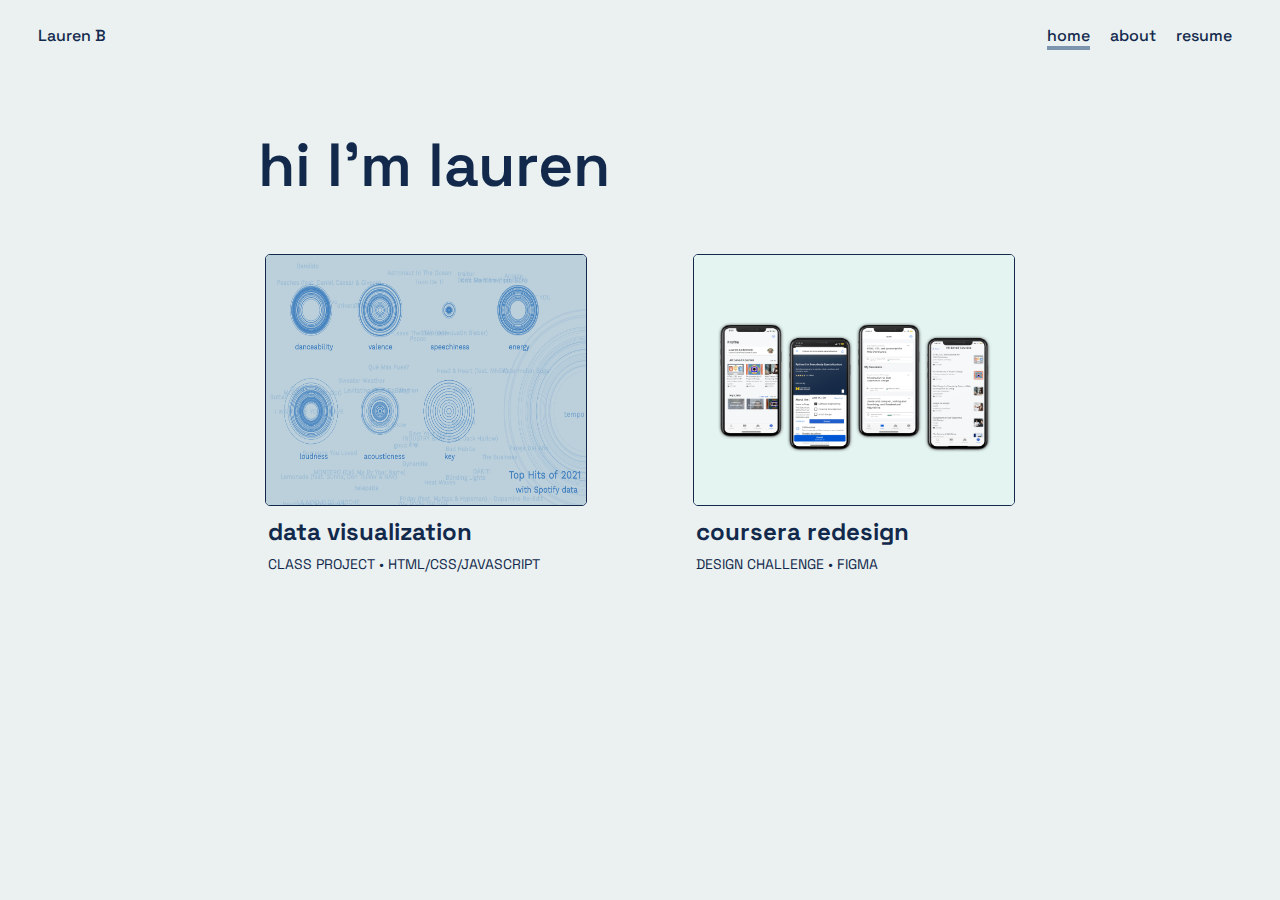
<file: index.html>
<!DOCTYPE html>
<html>
    <head>
        <meta charset="utf-8">
        <title>Lauren's Portfolio</title>
        <meta name="description" content="">
        <meta name="viewport" content="width=device-width, initial-scale=1">
        <link rel="stylesheet" href="style.css">
        <link rel="preconnect" href="https://fonts.googleapis.com">
<link rel="preconnect" href="https://fonts.gstatic.com" crossorigin>
<link href="https://fonts.googleapis.com/css2?family=Space+Grotesk:wght@300;400;500;600;700&display=swap" rel="stylesheet">

    </head>
    <body>
        <nav>
            <div class="nav-container">
                <div class="logo">
                    <a href="index.html">Lauren B</a>
                </div>
                <div class="nav-links">
                    <ul>
                        <li><a class="active" aria-current="page" href="index.html">home</a></li>
                        <li><a href="about.html">about</a></li>
                        <li><a href="https://drive.google.com/file/d/1pgiWrRpCwjQh5kQ0mdJ6p_UlR_WlyfGT/view" target="_blank">resume</a></li>
                    </ul>
                </div>
            </div>
        </nav>
       <main>
        <h1 class="home-header"> hi I'm lauren </h1>
        <div class="projects-div">
            
            <div class="project">
                <a href="project1.html" aria-label="Link to project 1 data visualization page"><img src="dataviz.png" alt="Image of project 1 data visualization"> </a>
                <h2> data visualization</h2>
                <p>CLASS PROJECT • HTML/CSS/JAVASCRIPT</p>
            </div>
            <div class="project">
                <img src="project22.png" alt="Image of project 2 Coursera Redesign"> 
                <h2> coursera redesign</h2>
                <p>DESIGN CHALLENGE • FIGMA</p>
            </div>

        </div>
       </main>
    </body>
</html>
</file>
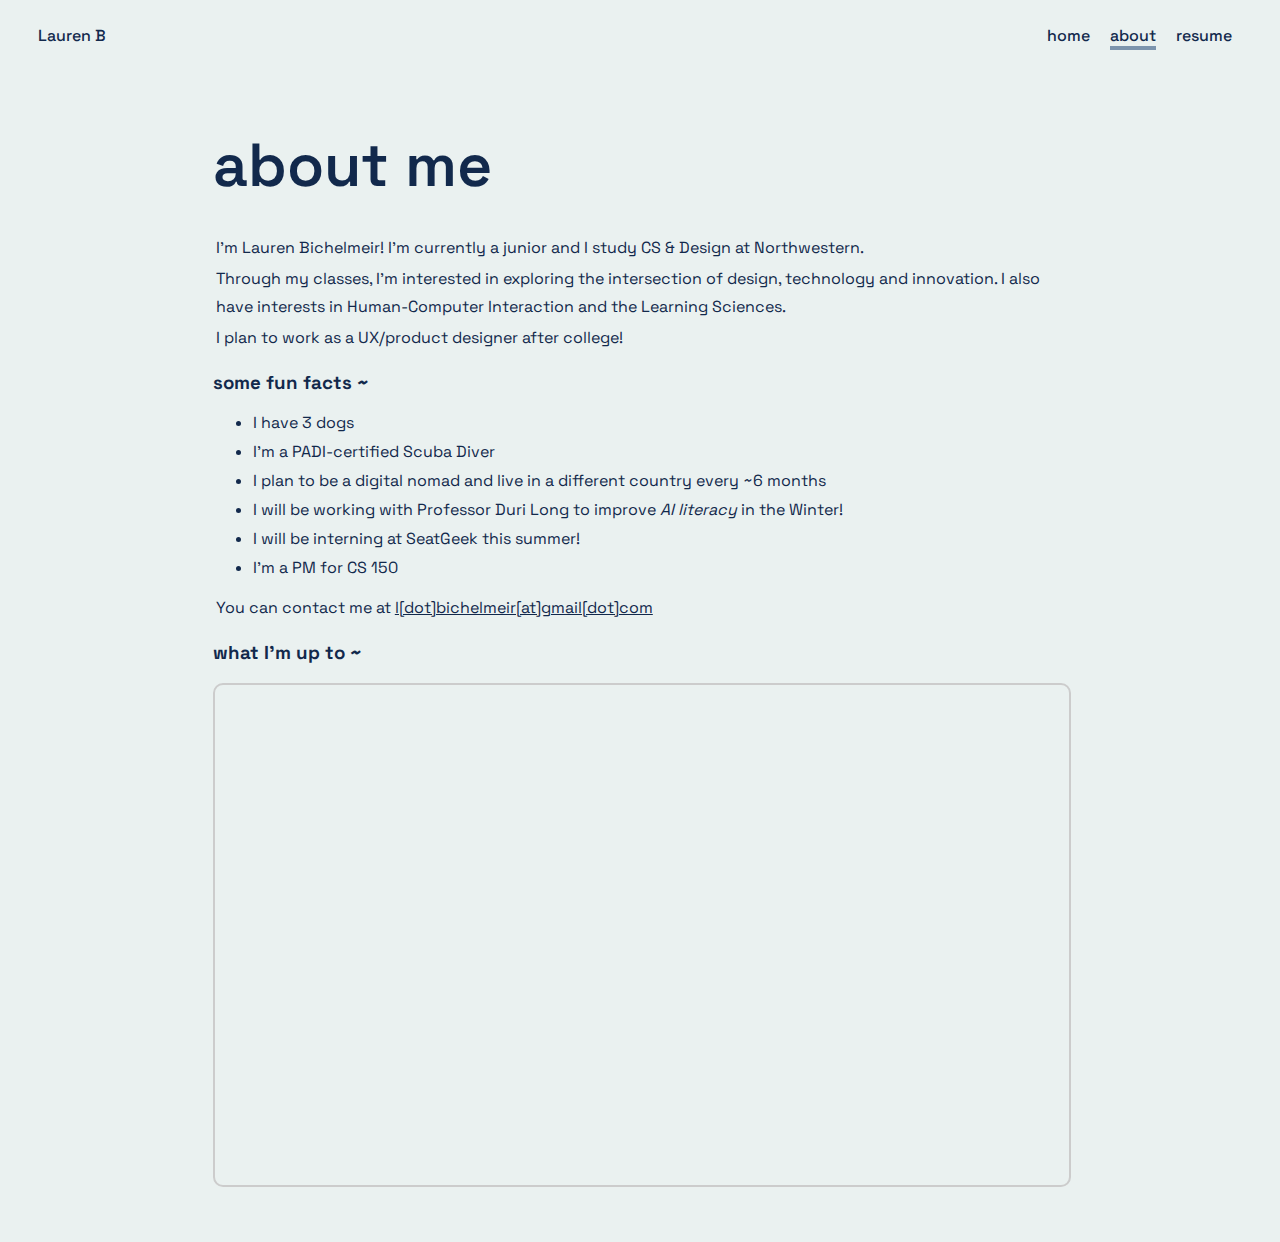
<file: about.html>
<!DOCTYPE html>
<html>
    <head>
        <meta charset="utf-8">
        <title>Lauren's Portfolio</title>
        <meta name="description" content="">
        <meta name="viewport" content="width=device-width, initial-scale=1">
        <link rel="stylesheet" href="style.css">
        <link rel="preconnect" href="https://fonts.googleapis.com">
<link rel="preconnect" href="https://fonts.gstatic.com" crossorigin>
<link href="https://fonts.googleapis.com/css2?family=Space+Grotesk:wght@300;400;500;600;700&display=swap" rel="stylesheet">

    </head>
    <body>
        <nav>
            <div class="nav-container">
                <div class="logo">
                    <a href="index.html">Lauren B</a>
                </div>
                <div class="nav-links">
                    <ul>
                        <li><a href="index.html">home</a></li>
                        <li><a class="active" aria-current="page" href="about.html">about</a></li>
                        <li><a href="https://drive.google.com/file/d/1pgiWrRpCwjQh5kQ0mdJ6p_UlR_WlyfGT/view" target="_blank">resume</a></li>
                    </ul>
                </div>
            </div>
        </nav>
       <main class="about-main">
        <h1 class="page-header"> about me  </h1>
        <p>I'm Lauren Bichelmeir! I'm currently a junior and I study CS & Design at Northwestern.</p>
        <p>Through my classes, I'm interested in exploring the intersection of design, technology and innovation. I also have interests in Human-Computer Interaction and the Learning Sciences.</p>
        <p>I plan to work as a UX/product designer after college!</p>
        <h3>some fun facts ~</h3>
        <ul>
            <li>I have 3 dogs</li>
            <li>I'm a PADI-certified Scuba Diver</li>
            <li>I plan to be a digital nomad and live in a different country every ~6 months</li>
            <li>I will be working with Professor Duri Long to improve <em>AI literacy</em> in the Winter!</li>
            <li>I will be interning at SeatGeek this summer!</li>
            <li>I'm a PM for CS 150</li>
            
        </ul>

        <p>You can contact me at <a href="mailto:l.bichelmeir@gmail.com">l[dot]bichelmeir[at]gmail[dot]com</a></p>
        
        <div>
            <h3>what I'm up to ~ </h3>
            <iframe aria-label="Notion embed of table with projects that I'm working on" src="https://v1.embednotion.com/embed/2d8e0b6f11bf450fbd87b33fa6308d4e"></iframe>  <style>  iframe { width: 100%; height: 500px; border: 2px solid #ccc; border-radius: 10px; padding: none; }  </style>
        </div>
       </main>
    </body>
</html>
</file>
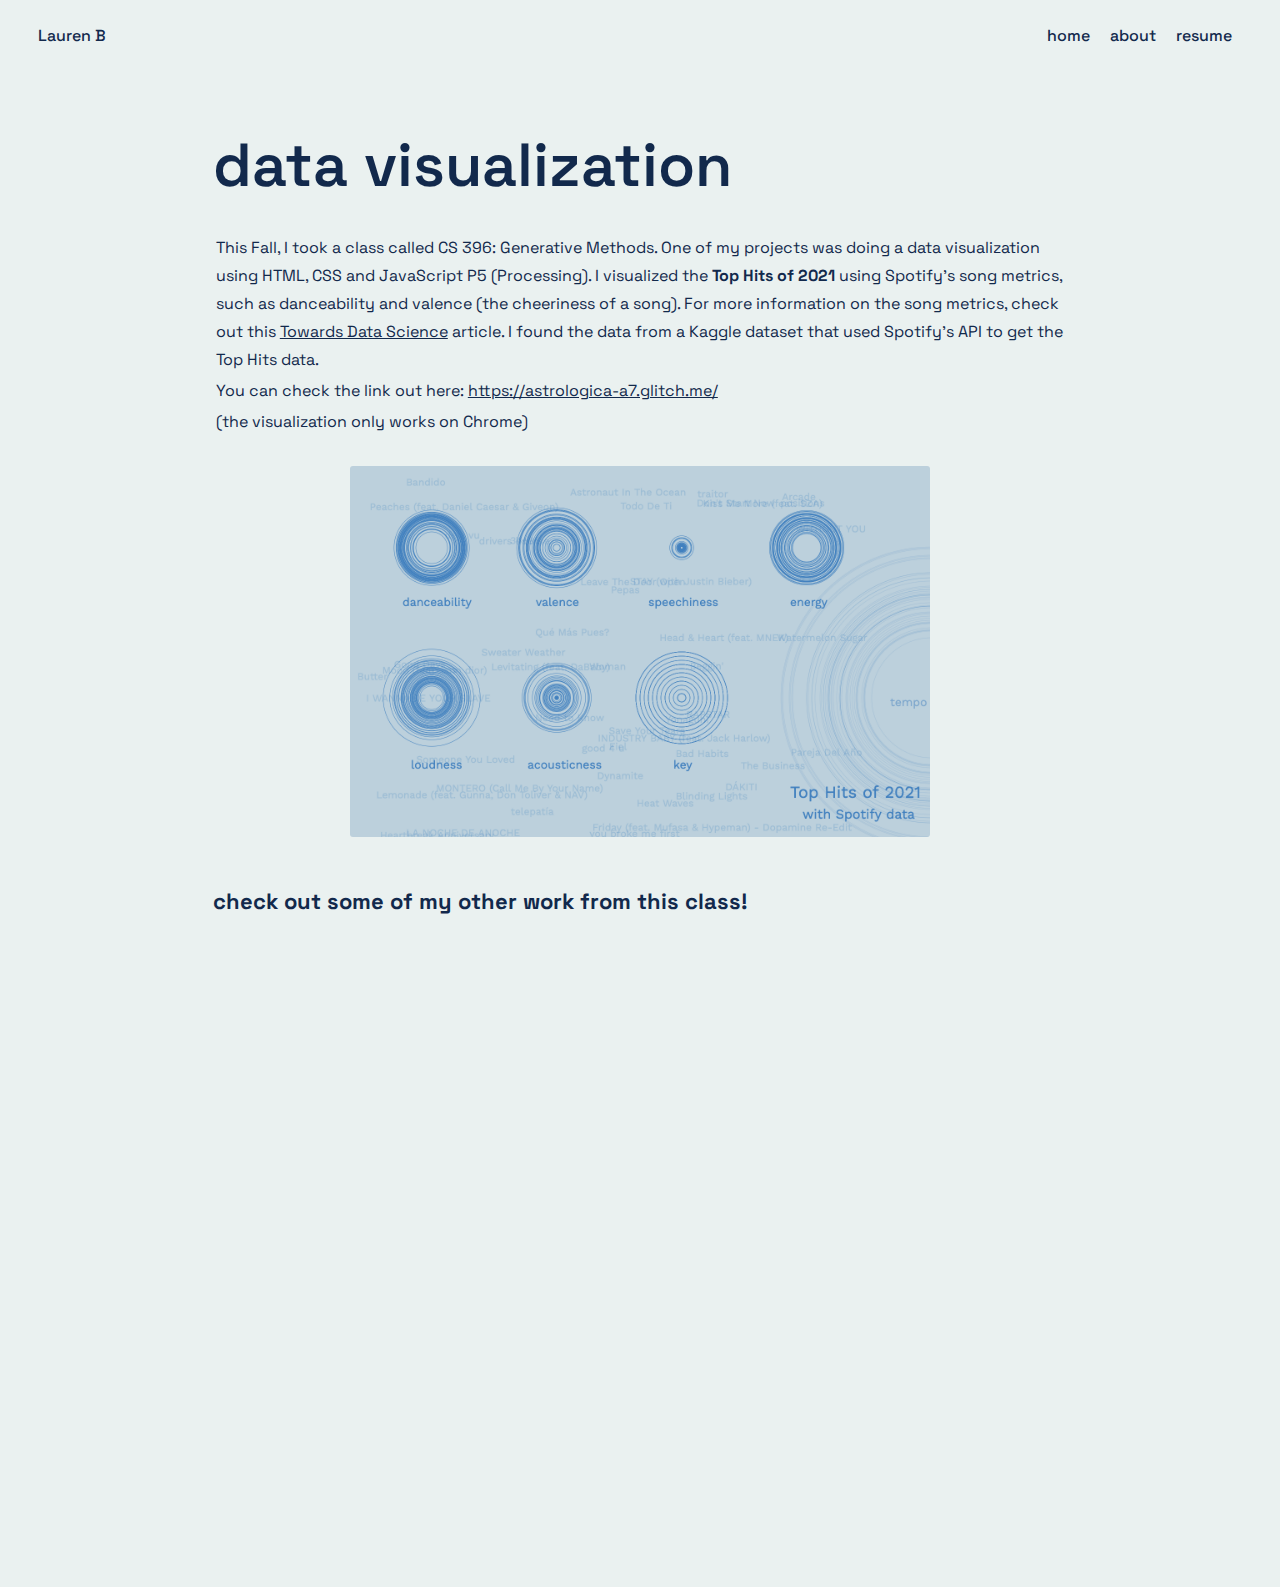
<file: project1.html>
<!DOCTYPE html>
<html>
    <head>
        <meta charset="utf-8">
        <title>Lauren's Portfolio</title>
        <meta name="description" content="">
        <meta name="viewport" content="width=device-width, initial-scale=1">
        <link rel="stylesheet" href="style.css">
        <link rel="preconnect" href="https://fonts.googleapis.com">
<link rel="preconnect" href="https://fonts.gstatic.com" crossorigin>
<link href="https://fonts.googleapis.com/css2?family=Space+Grotesk:wght@300;400;500;600;700&display=swap" rel="stylesheet">

    </head>
    <body>
        <nav>
            <div class="nav-container">
                <div class="logo">
                    <a href="index.html">Lauren B</a>
                </div>
                <div class="nav-links">
                    <ul>
                        <li><a href="index.html">home</a></li>
                        <li><a href="about.html">about</a></li>
                        <li><a href="https://drive.google.com/file/d/1pgiWrRpCwjQh5kQ0mdJ6p_UlR_WlyfGT/view" target="_blank">resume</a></li>
                    </ul>
                </div>
            </div>
        </nav>
       <main>
        <h1 class="page-header"> data visualization </h1>
        <div>
        <p>This Fall, I took a class called CS 396: Generative Methods. 
            One of my projects was doing a data visualization using HTML, CSS and JavaScript P5 (Processing). 
            I visualized the <strong>Top Hits of 2021</strong> using Spotify's song metrics, 
            such as danceability and valence (the cheeriness of a song). For more information on the song metrics, check out this <a href="https://towardsdatascience.com/what-makes-a-song-likeable-dbfdb7abe404" aria-label="Read more about Spotify Song Metrics" target="_blank">Towards Data Science</a> article.  
            I found the data from a Kaggle dataset that used Spotify's API to get the Top Hits data.</p>
        <p> You can check the link out here: <a href="https://astrologica-a7.glitch.me/" target="_blank">https://astrologica-a7.glitch.me/</a> </p>
        <p>(the visualization only works on Chrome)</p>
    </div>
        <div>
        <img src="dataviz.png" alt="Data Visualization of Spotify Song Data" class="project-img">
     </div>
     <div>
        <h3 class="subheader">check out some of my other work from this class!</h3>
        <!-- Copy and Paste Me -->
            <div class="glitch-embed-wrap" style="height: 600px; width: 100%;">
                <iframe
                aria-label="Glitch embed of Sliders project"
                src="https://glitch.com/embed/#!/embed/astrologica-a5?path=README.md&previewSize=100&attributionHidden=true"
                title="astrologica-a5 on Glitch"
                allow="geolocation; microphone; camera; midi; encrypted-media; xr-spatial-tracking; fullscreen"
                allowFullScreen
                style="height: 100%; width: 100%; border: 0;">
                </iframe>
            </div>
     </div>
    
       </main>
    </body>
</html>
</file>
<file: style.css>
html {
    font-family: 'Space Grotesk', sans-serif;
    color: #12294C;
    background-color: #EAF1F0;
}
p {
    line-height: 28px;
}
a { 
    color: #12294C;
}
li {
    margin-bottom: 8px;

}

/* NAV BAR */
.nav-container {
    display: flex;
    justify-content: space-between;
    margin: 25px 30px;
    font-weight: 500;
}
.nav-container a {
    text-decoration: none;
    color: #12294C;
    
}
.nav-links ul {
    display: flex;
    list-style-type: none;
    margin: 0;
    padding: 0;
}
.nav-links li {
    margin: 0px 10px;
}
.nav-links li a:hover {
    text-decoration: none;
    color: #12294C;
    border-bottom: 4px solid #B3C2CF;
    /* opacity: 0.5; */
}

.active {
    text-decoration: none;
    color: #12294C;
    border-bottom: 4px solid #7c94ad;
}



/* PAGE HEADING STYLES */
main {
    margin: 50px 16vw;
}

main h1 {
    font-size: 3.8em;
    font-weight: 600;
    margin: 0;
    margin-top: 80px;
    padding: 0;
}

.page-header {
    margin-bottom: 30px;
}

.subheader {
    font-size: 22px;
    margin-top: 50px;
}

.home-header {
    margin-left: 3.5vw;
}


/* PROJECTS */
.projects-div {
    display: flex;
    flex-wrap: wrap;
    justify-content: space-around;
    margin: 50px auto;
    max-width: 1000px;
}
.projects-div h2, p {
    margin: 3px;
    padding: 0px;
}
.projects-div h2 {
    margin-top: 5px;
}

.project {
    margin: 0 12px;
}
.project p {
    font-size: 14px;
    margin-bottom: 30px;
}
.project img {
    width: 320px;
    height: 250px;
    border: 1.5px solid #12294C;
    border-radius: 5px;
}

.project img:hover {
    box-shadow: 5px 5px 2px 0px rgba(0, 0, 0, 0.1);
    box-shadow: 4px 4px 0px 0px #12294C;

}

/* PROJECT 1 */

.project-img {
    display: block;
    width: 70vw;
    max-width: 580px;
    margin: 30px auto;
    border-radius: 3px;
}






iframe {
    overflow: scroll;
    height: 100%;
}
</file>
